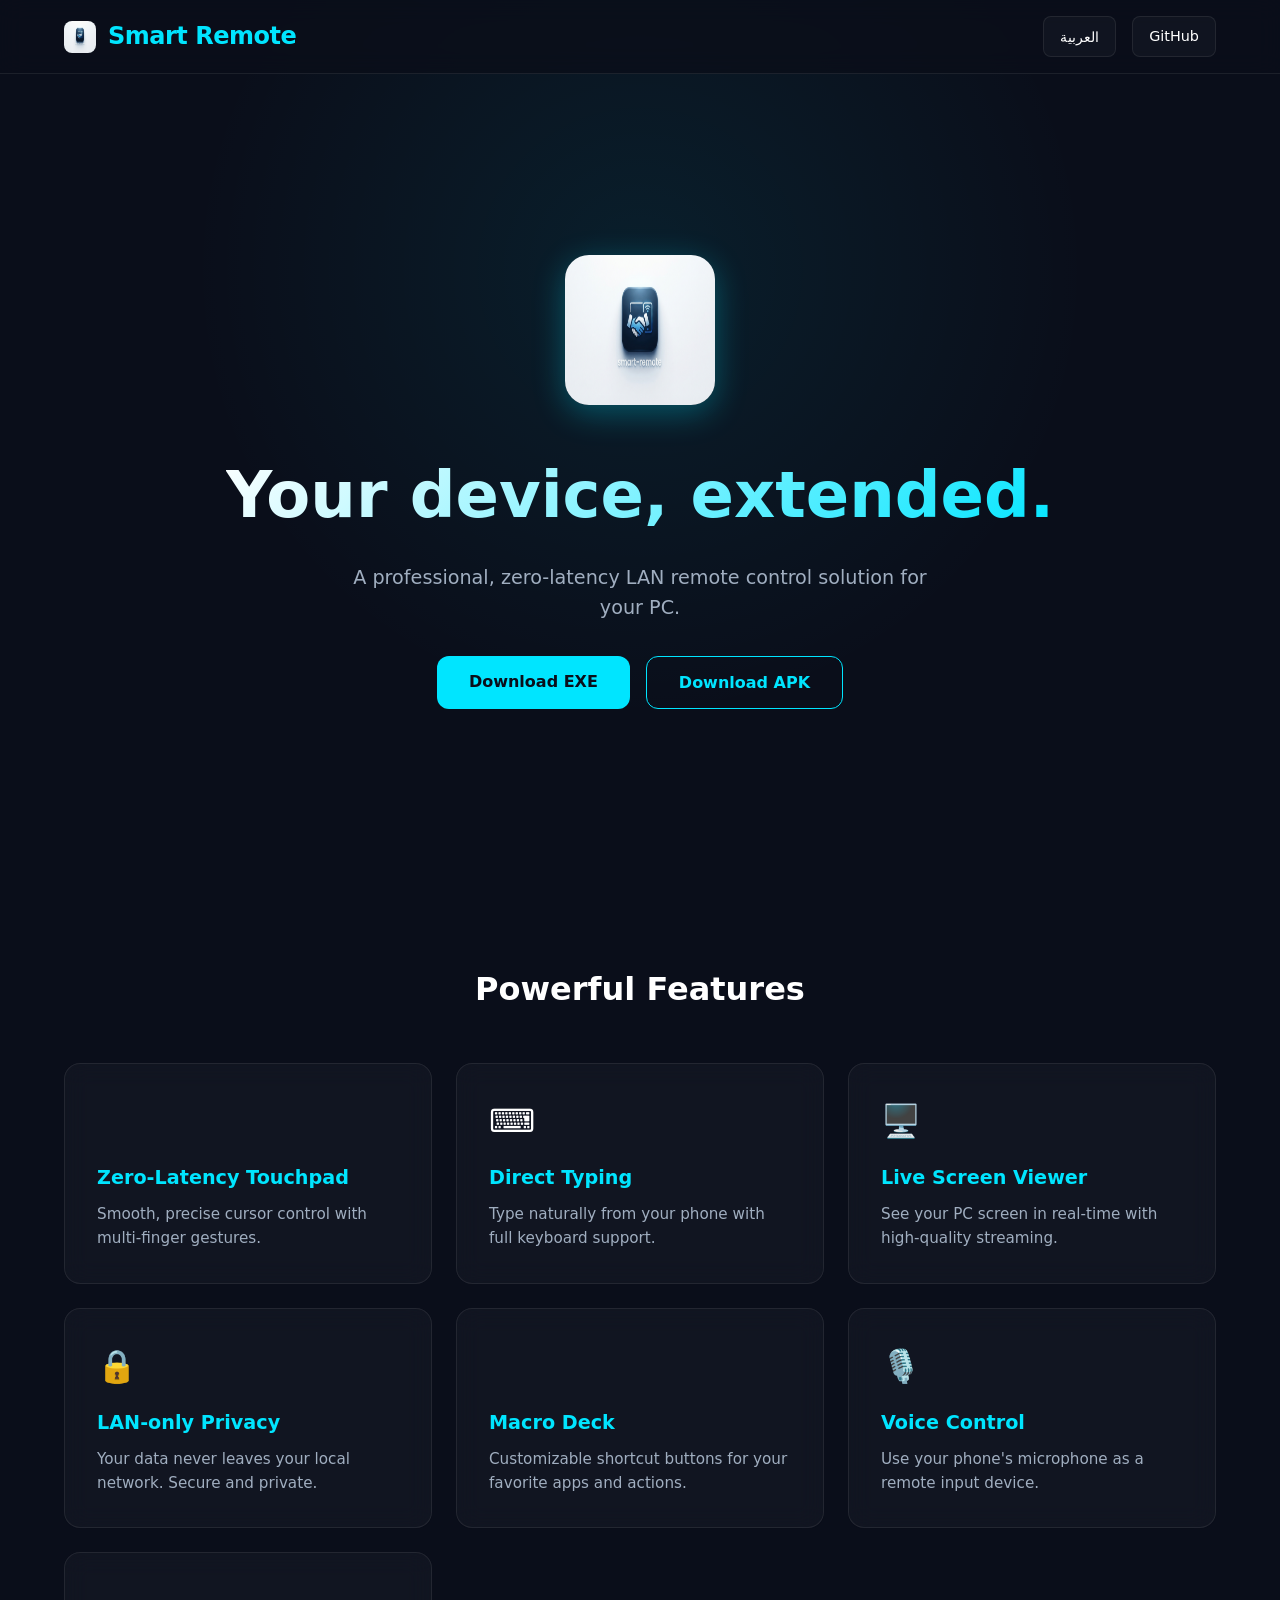
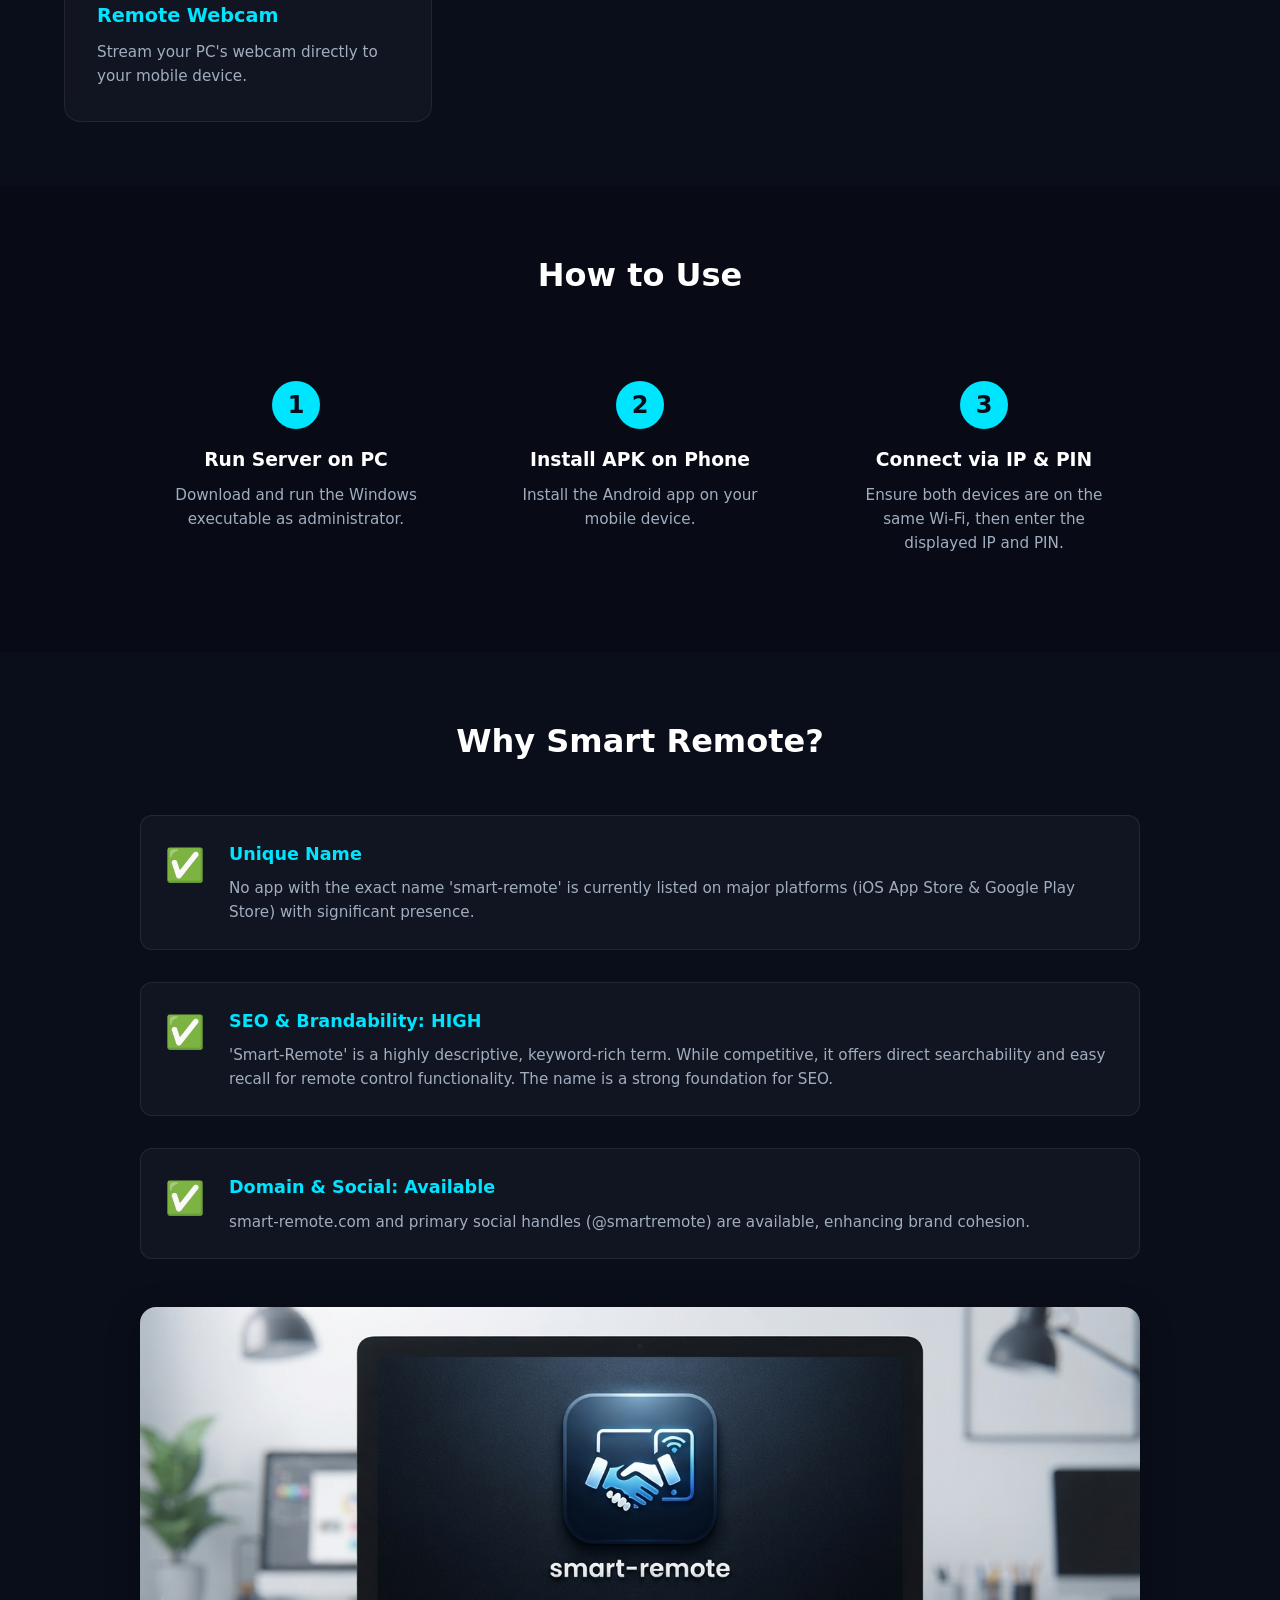
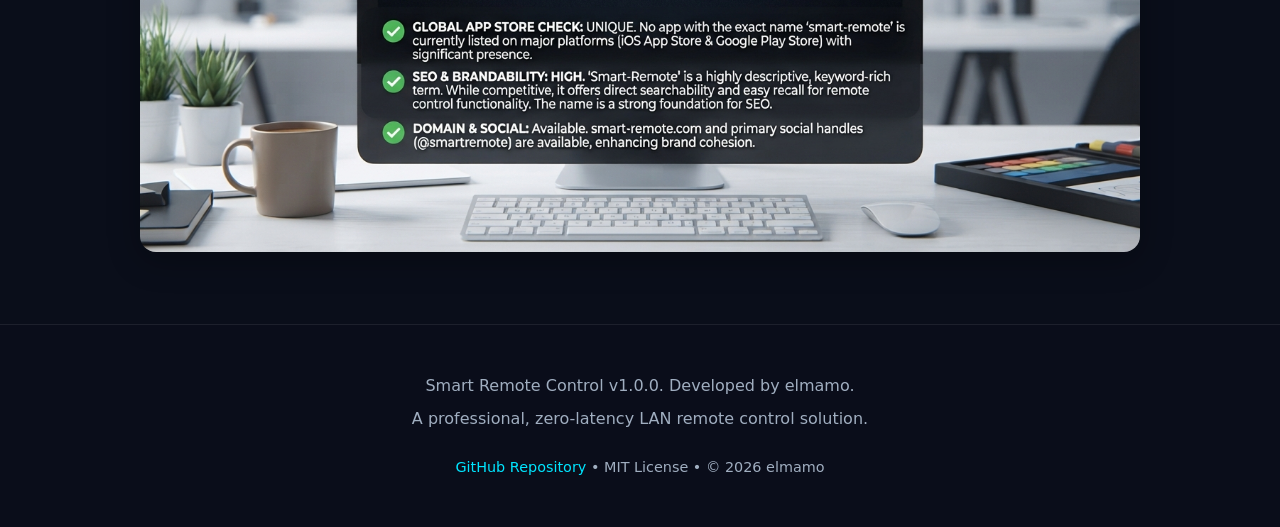
<file: website/index.html>
<!DOCTYPE html>
<html lang="en" dir="ltr">
<head>
    <meta charset="UTF-8">
    <meta name="viewport" content="width=device-width, initial-scale=1.0">
    <meta name="description" content="Smart Remote - Professional zero-latency LAN remote control solution for your PC">
    <meta name="keywords" content="remote control, PC control, LAN, touchpad, keyboard, screen viewer">
    <meta name="author" content="elmamo">
    <title>Smart Remote - Your Device, Extended</title>
    <link rel="stylesheet" href="styles.css">
    <link rel="icon" href="images/logo.png" type="image/png">
</head>
<body>
    <nav class="glass-nav">
        <div class="logo">
            <img src="images/logo.png" alt="Smart Remote Logo" class="nav-logo">
            <span>Smart Remote</span>
        </div>
        <div class="nav-controls">
            <button id="lang-toggle" class="glass-btn">العربية</button>
            <a href="https://github.com/mohamedelmaz/smart-remote-app" target="_blank" class="glass-btn">GitHub</a>
        </div>
    </nav>

    <header class="hero">
        <div class="hero-content">
            <img src="images/logo.png" alt="Smart Remote Logo" class="hero-logo">
            <h1 data-en="Your device, extended." data-ar="جهازك، ممتد.">Your device, extended.</h1>
            <p data-en="A professional, zero-latency LAN remote control solution for your PC." 
               data-ar="حل احترافي للتحكم عن بعد في جهاز الكمبيوتر عبر الشبكة المحلية بدون أي تأخير.">
               A professional, zero-latency LAN remote control solution for your PC.
            </p>
            <div class="cta-group">
                <a href="https://github.com/mohamedelmaz/smart-remote-app/releases" class="primary-btn" data-en="Download EXE" data-ar="تحميل نسخة الكمبيوتر">Download EXE</a>
                <a href="https://github.com/mohamedelmaz/smart-remote-app/releases" class="secondary-btn" data-en="Download APK" data-ar="تحميل نسخة الهاتف">Download APK</a>
            </div>
        </div>
    </header>

    <section class="features">
        <h2 data-en="Powerful Features" data-ar="ميزات قوية">Powerful Features</h2>
        <div class="features-grid">
            <div class="feature-card glass">
                <div class="icon">️</div>
                <h3 data-en="Zero-Latency Touchpad" data-ar="لوحة لمس فائقة السرعة">Zero-Latency Touchpad</h3>
                <p data-en="Smooth, precise cursor control with multi-finger gestures." data-ar="تحكم سلس ودقيق بالمؤشر مع دعم إيماءات الأصابع المتعددة.">Smooth, precise cursor control with multi-finger gestures.</p>
            </div>
            <div class="feature-card glass">
                <div class="icon">⌨️</div>
                <h3 data-en="Direct Typing" data-ar="كتابة مباشرة">Direct Typing</h3>
                <p data-en="Type naturally from your phone with full keyboard support." data-ar="اكتب بشكل طبيعي من هاتفك مع دعم كامل للوحة المفاتيح.">Type naturally from your phone with full keyboard support.</p>
            </div>
            <div class="feature-card glass">
                <div class="icon">🖥️</div>
                <h3 data-en="Live Screen Viewer" data-ar="عارض الشاشة المباشر">Live Screen Viewer</h3>
                <p data-en="See your PC screen in real-time with high-quality streaming." data-ar="شاهد شاشة جهاز الكمبيوتر في الوقت الفعلي بجودة بث عالية.">See your PC screen in real-time with high-quality streaming.</p>
            </div>
            <div class="feature-card glass">
                <div class="icon">🔒</div>
                <h3 data-en="LAN-only Privacy" data-ar="خصوصية الشبكة المحلية">LAN-only Privacy</h3>
                <p data-en="Your data never leaves your local network. Secure and private." data-ar="بياناتك لا تغادر شبكتك المحلية أبداً. آمن وخاص تماماً.">Your data never leaves your local network. Secure and private.</p>
            </div>
            <div class="feature-card glass">
                <div class="icon">️</div>
                <h3 data-en="Macro Deck" data-ar="لوحة الاختصارات">Macro Deck</h3>
                <p data-en="Customizable shortcut buttons for your favorite apps and actions." data-ar="أزرار اختصارات قابلة للتخصيص لتطبيقاتك وإجراءاتك المفضلة.">Customizable shortcut buttons for your favorite apps and actions.</p>
            </div>
            <div class="feature-card glass">
                <div class="icon">🎙️</div>
                <h3 data-en="Voice Control" data-ar="التحكم الصوتي">Voice Control</h3>
                <p data-en="Use your phone's microphone as a remote input device." data-ar="استخدم ميكروفون هاتفك كجهاز إدخال عن بعد.">Use your phone's microphone as a remote input device.</p>
            </div>
            <div class="feature-card glass">
                <div class="icon"></div>
                <h3 data-en="Remote Webcam" data-ar="كاميرا الويب عن بعد">Remote Webcam</h3>
                <p data-en="Stream your PC's webcam directly to your mobile device." data-ar="بث كاميرا الويب الخاصة بجهاز الكمبيوتر مباشرة إلى جهازك المحمول.">Stream your PC's webcam directly to your mobile device.</p>
            </div>
        </div>
    </section>

    <section class="how-to-use">
        <h2 data-en="How to Use" data-ar="طريقة الاستخدام">How to Use</h2>
        <div class="steps">
            <div class="step">
                <div class="step-number">1</div>
                <h3 data-en="Run Server on PC" data-ar="شغّل الخادم على الكمبيوتر">Run Server on PC</h3>
                <p data-en="Download and run the Windows executable as administrator." data-ar="قم بتحميل وتشغيل ملف التنفيذ الخاص بـ Windows كمسؤول.">Download and run the Windows executable as administrator.</p>
            </div>
            <div class="step">
                <div class="step-number">2</div>
                <h3 data-en="Install APK on Phone" data-ar="ثبّت التطبيق على الهاتف">Install APK on Phone</h3>
                <p data-en="Install the Android app on your mobile device." data-ar="قم بتثبيت تطبيق Android على جهازك المحمول.">Install the Android app on your mobile device.</p>
            </div>
            <div class="step">
                <div class="step-number">3</div>
                <h3 data-en="Connect via IP & PIN" data-ar="اتصل عبر عنوان IP ورمز PIN">Connect via IP & PIN</h3>
                <p data-en="Ensure both devices are on the same Wi-Fi, then enter the displayed IP and PIN." data-ar="تأكد من اتصال كلا الجهازين بنفس شبكة Wi-Fi، ثم أدخل عنوان IP ورمز PIN المعروضين.">Ensure both devices are on the same Wi-Fi, then enter the displayed IP and PIN.</p>
            </div>
        </div>
    </section>

    <section class="brand-info">
        <h2 data-en="Why Smart Remote?" data-ar="لماذا Smart Remote؟">Why Smart Remote?</h2>
        <div class="brand-features">
            <div class="brand-feature">
                <div class="check-icon">✅</div>
                <div class="brand-feature-content">
                    <h3 data-en="Unique Name" data-ar="اسم فريد">Unique Name</h3>
                    <p data-en="No app with the exact name 'smart-remote' is currently listed on major platforms (iOS App Store & Google Play Store) with significant presence." 
                       data-ar="لا يوجد تطبيق بنفس الاسم 'smart-remote' على المنصات الرئيسية (App Store و Google Play) بوجود ملحوظ.">
                       No app with the exact name 'smart-remote' is currently listed on major platforms (iOS App Store & Google Play Store) with significant presence.
                    </p>
                </div>
            </div>
            <div class="brand-feature">
                <div class="check-icon">✅</div>
                <div class="brand-feature-content">
                    <h3 data-en="SEO & Brandability: HIGH" data-ar="تحسين محركات البحث والعلامة التجارية: عالي">SEO & Brandability: HIGH</h3>
                    <p data-en="'Smart-Remote' is a highly descriptive, keyword-rich term. While competitive, it offers direct searchability and easy recall for remote control functionality. The name is a strong foundation for SEO." 
                       data-ar="'Smart-Remote' مصطلح وصفي غني بالكلمات المفتاحية. يوفر قابلية بحث مباشرة وسهولة تذكر لوظيفة التحكم عن بعد. الاسم أساس قوي لتحسين محركات البحث.">
                       'Smart-Remote' is a highly descriptive, keyword-rich term. While competitive, it offers direct searchability and easy recall for remote control functionality. The name is a strong foundation for SEO.
                    </p>
                </div>
            </div>
            <div class="brand-feature">
                <div class="check-icon">✅</div>
                <div class="brand-feature-content">
                    <h3 data-en="Domain & Social: Available" data-ar="الدومين ووسائل التواصل: متاح">Domain & Social: Available</h3>
                    <p data-en="smart-remote.com and primary social handles (@smartremote) are available, enhancing brand cohesion." 
                       data-ar="smart-remote.com وحسابات التواصل الاجتماعي الرئيسية (@smartremote) متاحة، مما يعزز تماسك العلامة التجارية.">
                       smart-remote.com and primary social handles (@smartremote) are available, enhancing brand cohesion.
                    </p>
                </div>
            </div>
        </div>
        <div class="brand-image-container">
            <img src="images/brand-info.jpg" alt="Smart Remote Brand Analysis" class="brand-image">
        </div>
    </section>

    <footer class="glass-footer">
        <p data-en="Smart Remote Control v1.0.0. Developed by elmamo." data-ar="Smart Remote Control الإصدار 1.0.0. تطوير elmamo.">Smart Remote Control v1.0.0. Developed by elmamo.</p>
        <p data-en="A professional, zero-latency LAN remote control solution." data-ar="حل احترافي للتحكم عن بعد عبر الشبكة المحلية بدون أي تأخير.">A professional, zero-latency LAN remote control solution.</p>
        <div class="footer-links">
            <a href="https://github.com/mohamedelmaz/smart-remote-app" target="_blank">GitHub Repository</a>
            <span>•</span>
            <span>MIT License</span>
            <span>•</span>
            <span data-en="© 2026 elmamo" data-ar="© 2026 elmamo">© 2026 elmamo</span>
        </div>
    </footer>

    <script src="script.js"></script>
</body>
</html>
</file>
<file: website/styles.css>
:root {
    --bg-deep-void: #0A0E1A;
    --accent-cyan: #00E5FF;
    --accent-cyan-dim: rgba(0, 229, 255, 0.1);
    --text-primary: #FFFFFF;
    --text-secondary: #A0AEC0;
    --glass-bg: rgba(255, 255, 255, 0.03);
    --glass-border: rgba(255, 255, 255, 0.08);
}

* {
    margin: 0;
    padding: 0;
    box-sizing: border-box;
}

body {
    font-family: 'Inter', system-ui, -apple-system, "Segoe UI", Roboto, Helvetica, Arial, sans-serif;
    background-color: var(--bg-deep-void);
    color: var(--text-primary);
    line-height: 1.6;
    overflow-x: hidden;
}

/* Glassmorphism Utility */
.glass {
    background: var(--glass-bg);
    backdrop-filter: blur(12px);
    -webkit-backdrop-filter: blur(12px);
    border: 1px solid var(--glass-border);
    border-radius: 16px;
}

/* Navigation */
.glass-nav {
    position: fixed;
    top: 0;
    width: 100%;
    padding: 1rem 5%;
    display: flex;
    justify-content: space-between;
    align-items: center;
    background: rgba(10, 14, 26, 0.8);
    backdrop-filter: blur(12px);
    border-bottom: 1px solid var(--glass-border);
    z-index: 1000;
}

.logo {
    display: flex;
    align-items: center;
    gap: 0.75rem;
    font-size: 1.5rem;
    font-weight: 700;
    color: var(--accent-cyan);
    letter-spacing: -0.5px;
}

.nav-logo {
    width: 32px;
    height: 32px;
    border-radius: 8px;
}

.nav-controls {
    display: flex;
    gap: 1rem;
}

.glass-btn {
    padding: 0.5rem 1rem;
    background: var(--glass-bg);
    border: 1px solid var(--glass-border);
    color: var(--text-primary);
    border-radius: 8px;
    cursor: pointer;
    text-decoration: none;
    font-size: 0.9rem;
    transition: all 0.3s ease;
}

.glass-btn:hover {
    border-color: var(--accent-cyan);
    color: var(--accent-cyan);
}

/* Hero Section */
.hero {
    min-height: 100vh;
    display: flex;
    align-items: center;
    justify-content: center;
    text-align: center;
    padding: 6rem 1rem 2rem;
    background: radial-gradient(circle at 50% 30%, rgba(0, 229, 255, 0.08) 0%, transparent 50%);
}

.hero-logo {
    width: 150px;
    height: 150px;
    border-radius: 24px;
    box-shadow: 0 8px 32px rgba(0, 229, 255, 0.3);
    margin-bottom: 2rem;
}

.hero h1 {
    font-size: clamp(2.5rem, 5vw, 4rem);
    font-weight: 800;
    margin-bottom: 1rem;
    background: linear-gradient(135deg, #FFFFFF 0%, var(--accent-cyan) 100%);
    -webkit-background-clip: text;
    -webkit-text-fill-color: transparent;
    background-clip: text;
}

.hero p {
    font-size: 1.2rem;
    color: var(--text-secondary);
    max-width: 600px;
    margin: 0 auto 2rem;
}

.cta-group {
    display: flex;
    gap: 1rem;
    justify-content: center;
    flex-wrap: wrap;
}

.primary-btn, .secondary-btn {
    padding: 0.8rem 2rem;
    border-radius: 12px;
    text-decoration: none;
    font-weight: 600;
    transition: all 0.3s ease;
}

.primary-btn {
    background: var(--accent-cyan);
    color: var(--bg-deep-void);
}

.primary-btn:hover {
    transform: translateY(-2px);
    box-shadow: 0 8px 24px rgba(0, 229, 255, 0.3);
}

.secondary-btn {
    background: transparent;
    border: 1px solid var(--accent-cyan);
    color: var(--accent-cyan);
}

.secondary-btn:hover {
    background: var(--accent-cyan-dim);
}

/* Features Section */
.features {
    padding: 4rem 5%;
    text-align: center;
}

.features h2 {
    font-size: 2rem;
    margin-bottom: 3rem;
    color: var(--text-primary);
}

.features-grid {
    display: grid;
    grid-template-columns: repeat(auto-fit, minmax(280px, 1fr));
    gap: 1.5rem;
    max-width: 1200px;
    margin: 0 auto;
}

.feature-card {
    padding: 2rem;
    text-align: left;
    transition: transform 0.3s ease, border-color 0.3s ease;
}

[dir="rtl"] .feature-card {
    text-align: right;
}

.feature-card:hover {
    transform: translateY(-5px);
    border-color: var(--accent-cyan);
}

.feature-card .icon {
    font-size: 2rem;
    margin-bottom: 1rem;
}

.feature-card h3 {
    font-size: 1.2rem;
    margin-bottom: 0.5rem;
    color: var(--accent-cyan);
}

.feature-card p {
    color: var(--text-secondary);
    font-size: 0.95rem;
}

/* How to Use Section */
.how-to-use {
    padding: 4rem 5%;
    text-align: center;
    background: rgba(0, 0, 0, 0.2);
}

.how-to-use h2 {
    font-size: 2rem;
    margin-bottom: 3rem;
}

.steps {
    display: flex;
    justify-content: center;
    gap: 2rem;
    flex-wrap: wrap;
    max-width: 1000px;
    margin: 0 auto;
}

.step {
    flex: 1;
    min-width: 250px;
    padding: 2rem;
}

.step-number {
    width: 48px;
    height: 48px;
    background: var(--accent-cyan);
    color: var(--bg-deep-void);
    border-radius: 50%;
    display: flex;
    align-items: center;
    justify-content: center;
    font-size: 1.5rem;
    font-weight: 800;
    margin: 0 auto 1rem;
}

.step h3 {
    margin-bottom: 0.5rem;
    color: var(--text-primary);
}

.step p {
    color: var(--text-secondary);
    font-size: 0.95rem;
}

/* Brand Info Section */
.brand-info {
    padding: 4rem 5%;
    background: var(--bg-deep-void);
}

.brand-info h2 {
    font-size: 2rem;
    margin-bottom: 3rem;
    text-align: center;
    color: var(--text-primary);
}

.brand-features {
    max-width: 1000px;
    margin: 0 auto 3rem;
    display: flex;
    flex-direction: column;
    gap: 2rem;
}

.brand-feature {
    display: flex;
    gap: 1.5rem;
    align-items: flex-start;
    padding: 1.5rem;
    background: var(--glass-bg);
    border: 1px solid var(--glass-border);
    border-radius: 12px;
    transition: all 0.3s ease;
}

.brand-feature:hover {
    border-color: var(--accent-cyan);
    transform: translateX(5px);
}

[dir="rtl"] .brand-feature:hover {
    transform: translateX(-5px);
}

.check-icon {
    font-size: 2rem;
    flex-shrink: 0;
}

.brand-feature-content {
    flex: 1;
}

.brand-feature-content h3 {
    color: var(--accent-cyan);
    margin-bottom: 0.5rem;
    font-size: 1.1rem;
}

.brand-feature-content p {
    color: var(--text-secondary);
    font-size: 0.95rem;
    line-height: 1.6;
}

.brand-image-container {
    max-width: 1000px;
    margin: 0 auto;
    text-align: center;
}

.brand-image {
    max-width: 100%;
    height: auto;
    border-radius: 16px;
    box-shadow: 0 8px 32px rgba(0, 0, 0, 0.3);
}

/* Footer */
.glass-footer {
    padding: 3rem 5%;
    text-align: center;
    border-top: 1px solid var(--glass-border);
    background: rgba(10, 14, 26, 0.9);
}

.glass-footer p {
    color: var(--text-secondary);
    margin-bottom: 0.5rem;
}

.footer-links {
    margin-top: 1.5rem;
    color: var(--text-secondary);
    font-size: 0.9rem;
}

.footer-links a {
    color: var(--accent-cyan);
    text-decoration: none;
}

.footer-links a:hover {
    text-decoration: underline;
}

/* Responsive Adjustments */
@media (max-width: 768px) {
    .hero h1 {
        font-size: 2.5rem;
    }
    
    .hero-logo {
        width: 120px;
        height: 120px;
    }
    
    .steps {
        flex-direction: column;
    }
    
    .brand-feature {
        flex-direction: column;
        text-align: center;
    }
    
    .nav-logo {
        width: 28px;
        height: 28px;
    }
}
</file>
